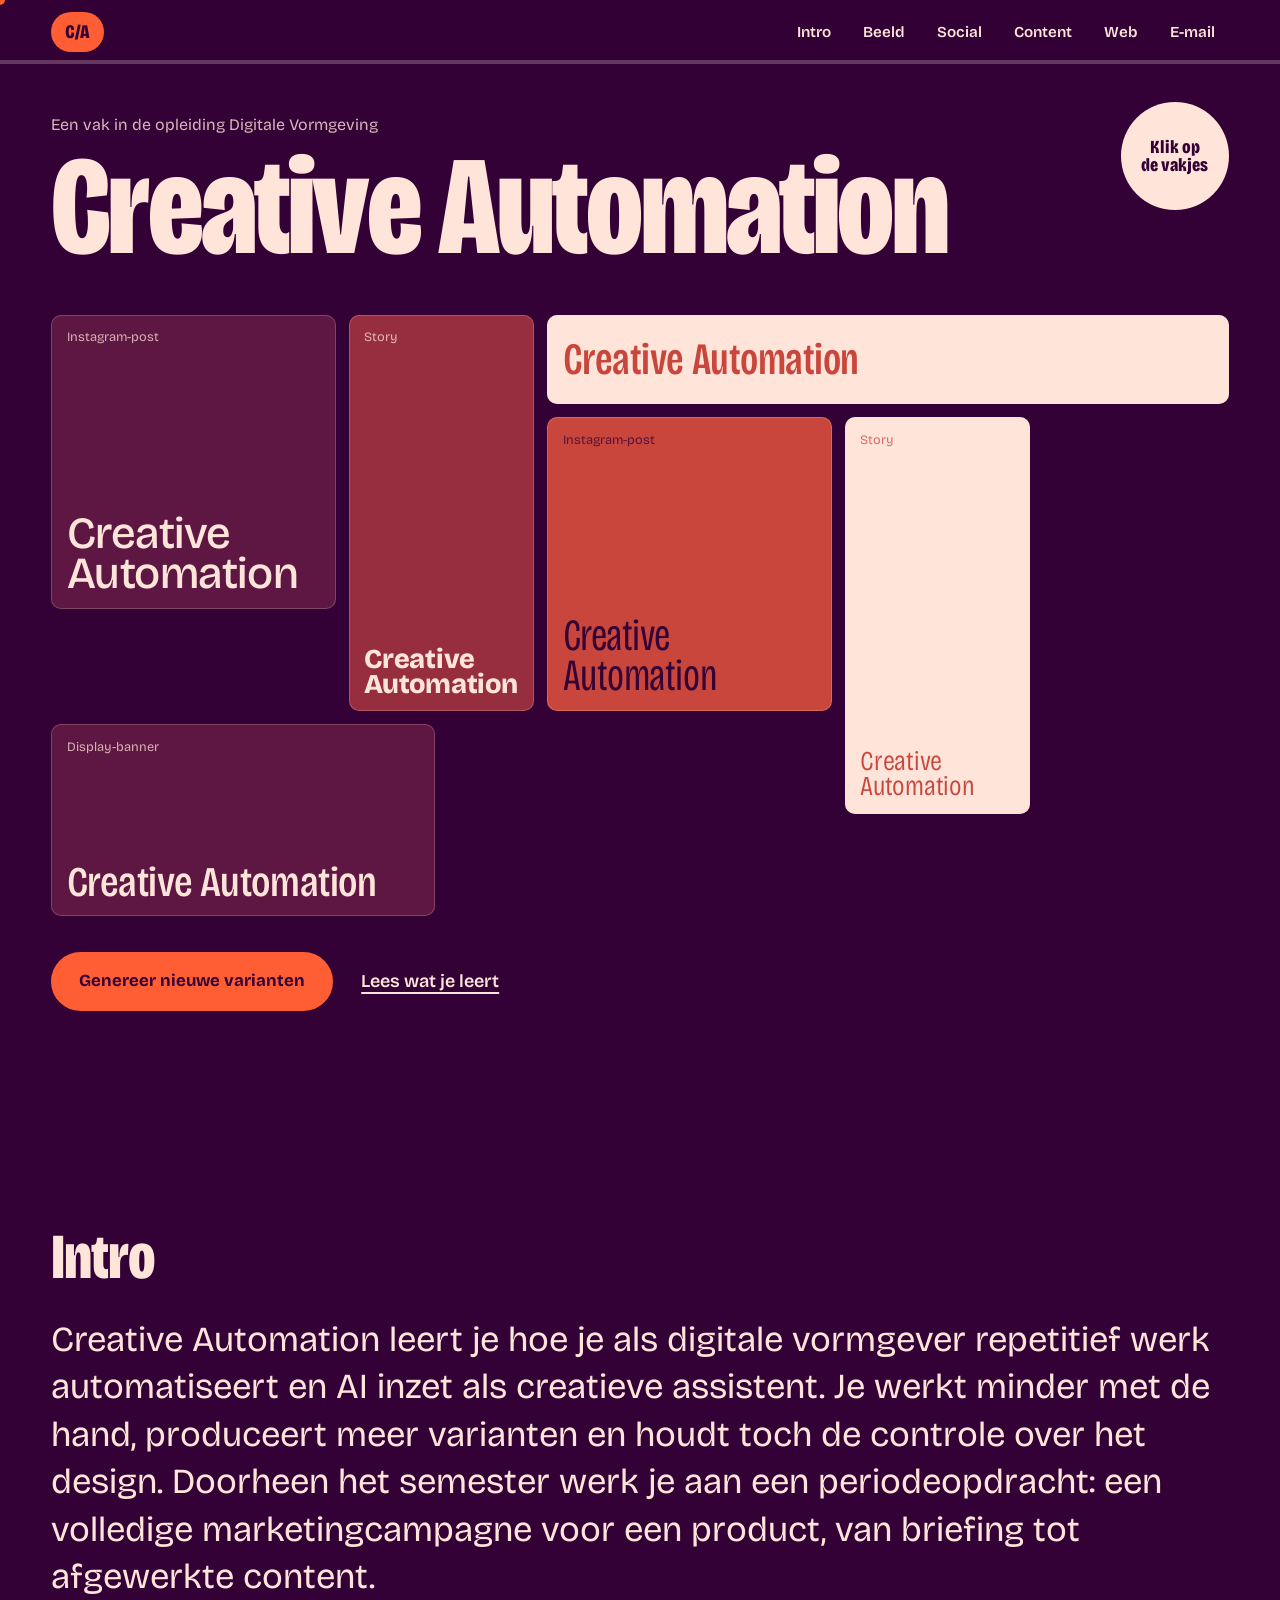
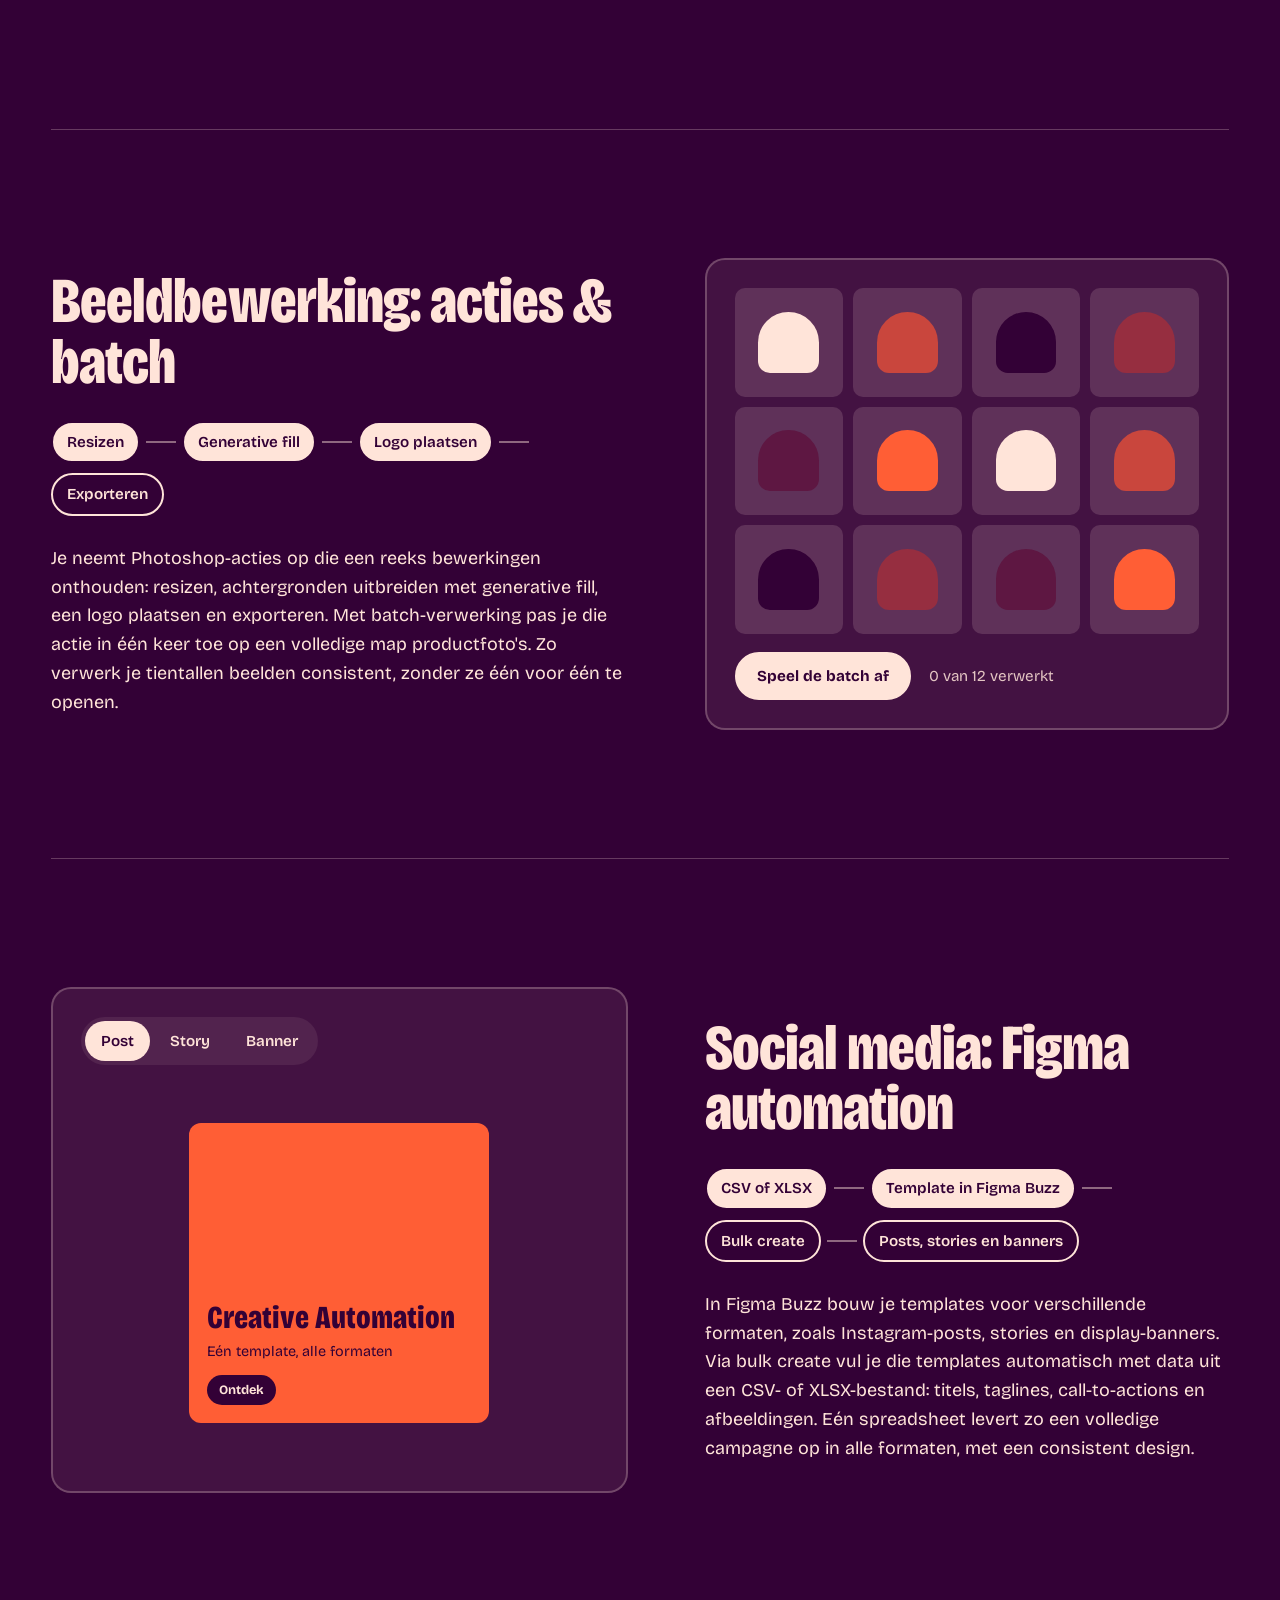
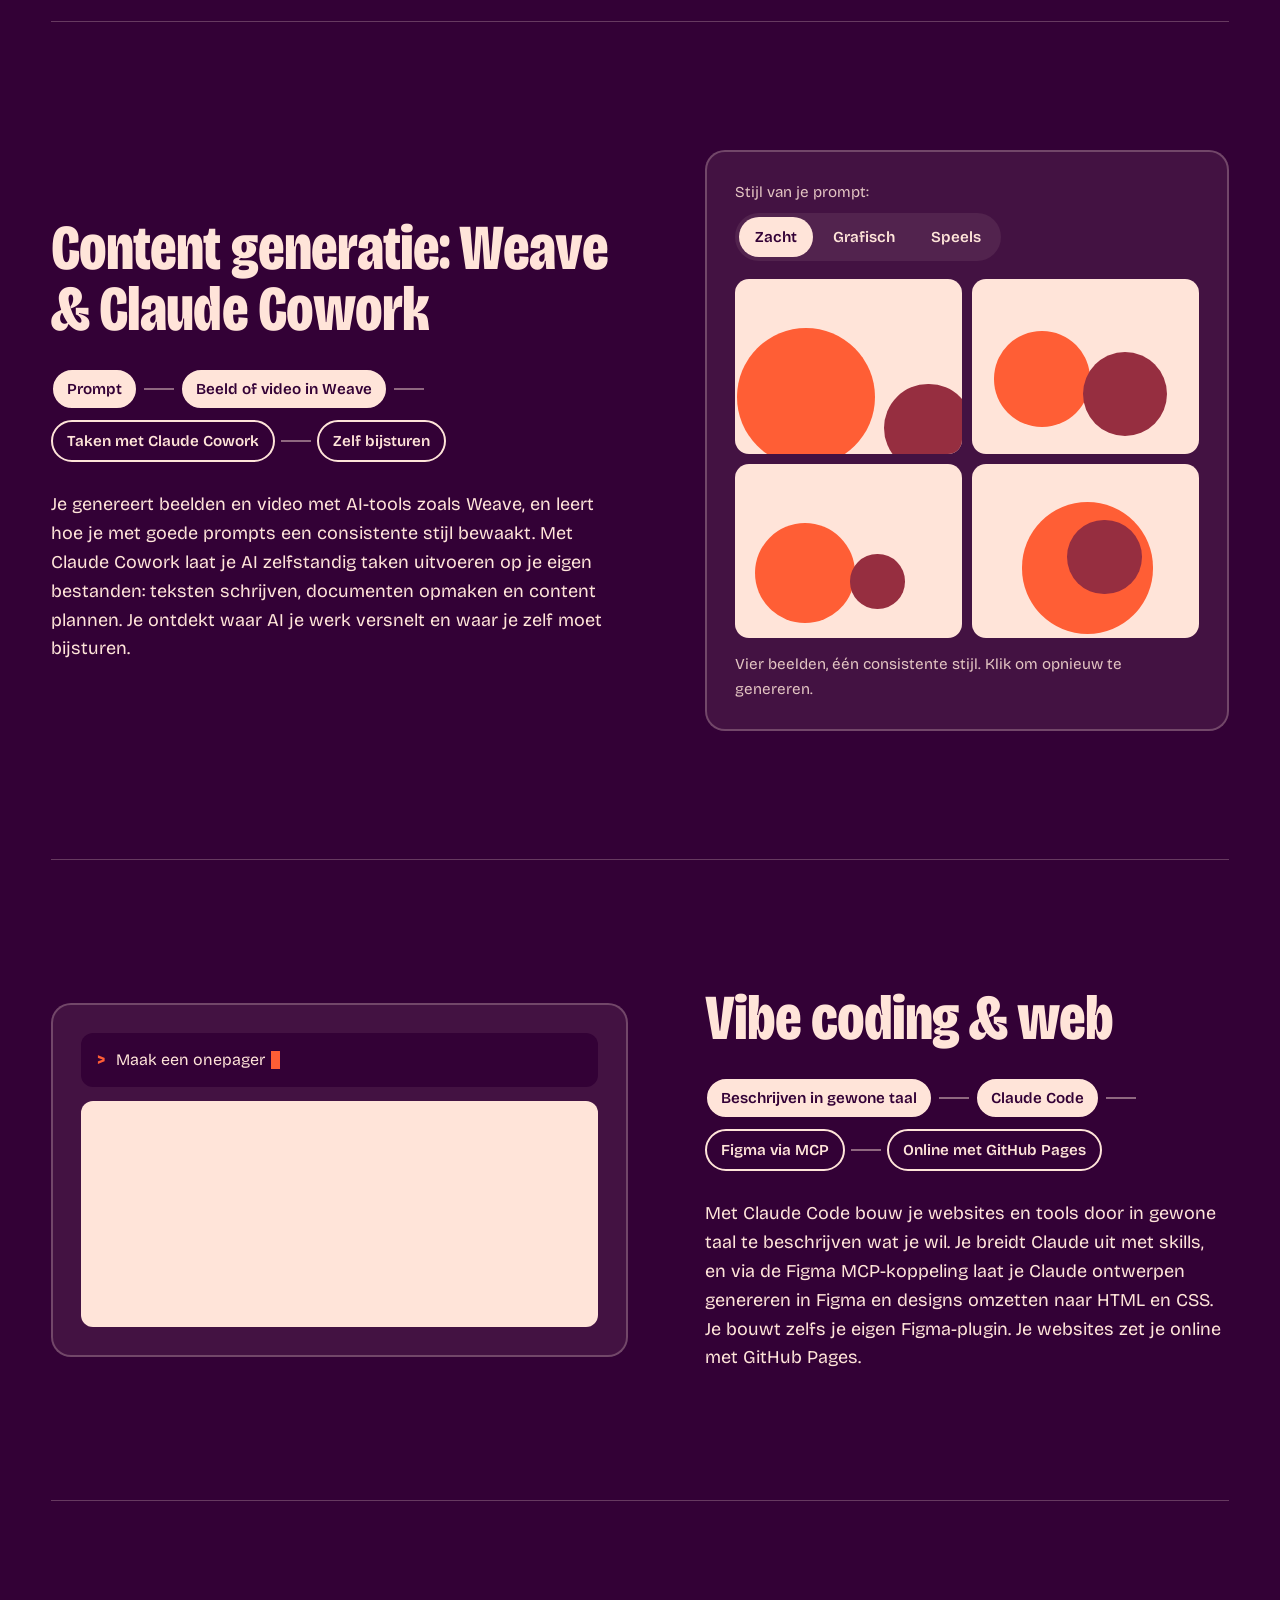
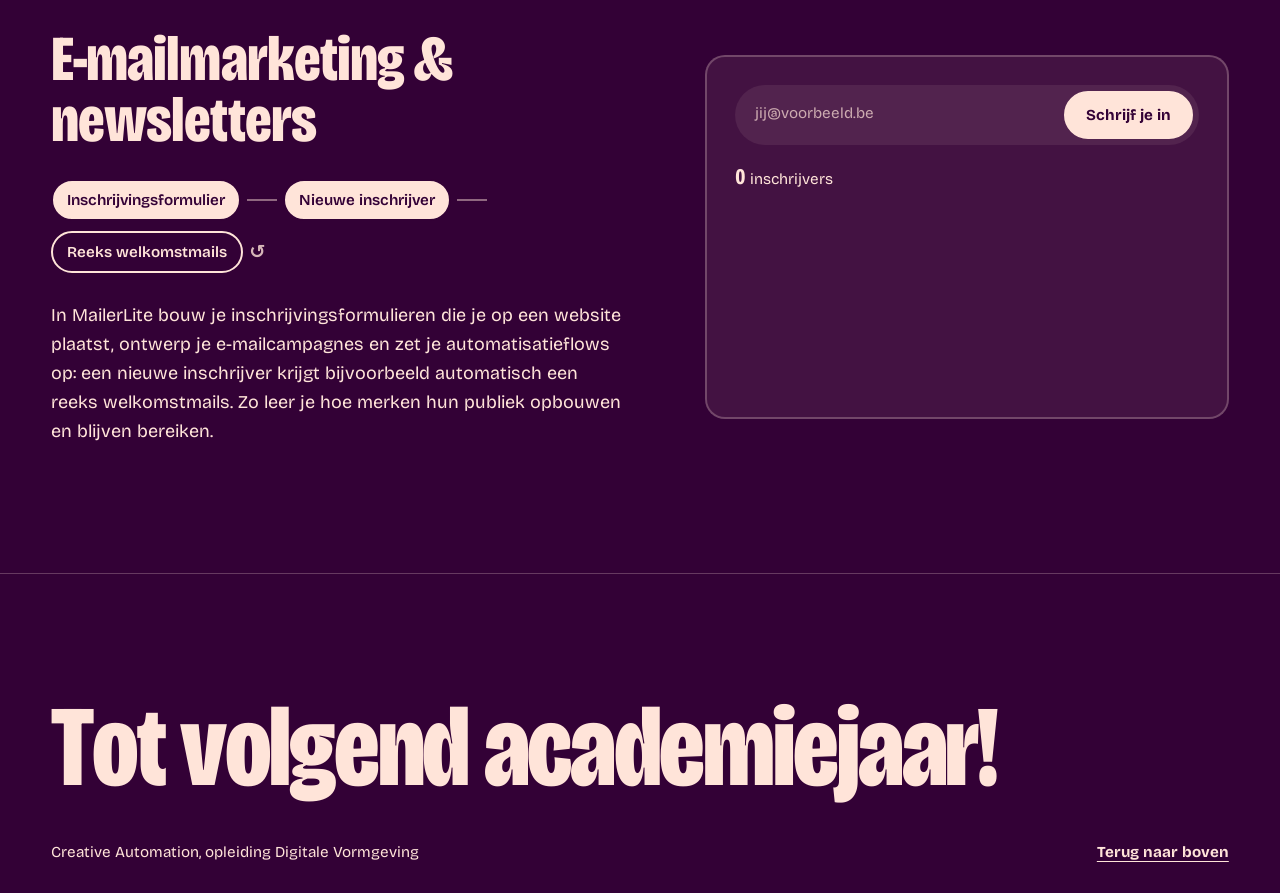
<file: index.html>
<!DOCTYPE html>
<html lang="nl">
<head>
  <meta charset="UTF-8">
  <meta name="viewport" content="width=device-width, initial-scale=1.0">
  <title>Creative Automation</title>
  <meta name="description" content="Wat je leert in het vak Creative Automation, opleiding Digitale Vormgeving.">
  <link rel="preconnect" href="https://fonts.googleapis.com">
  <link rel="preconnect" href="https://fonts.gstatic.com" crossorigin>
  <link href="https://fonts.googleapis.com/css2?family=Bricolage+Grotesque:opsz,wdth,wght@12..96,75..100,200..800&display=swap" rel="stylesheet">
  <link rel="stylesheet" href="css/style.css">
  <script>document.documentElement.classList.add("js");</script>
</head>
<body data-tone="plum">

  <a class="skip" href="#intro">Ga naar de inhoud</a>

  <!-- Eigen cursor (enkel met muis) -->
  <div class="cursor" aria-hidden="true"></div>
  <div class="cursor-ring" aria-hidden="true"><span class="cursor-label"></span></div>

  <!-- Sticky navigatie bovenaan -->
  <header class="topbar">
    <a href="#top" class="logo" data-cursor="Naar boven">C/A</a>
    <nav class="nav" aria-label="Hoofdstukken">
      <a href="#intro">Intro</a>
      <a href="#beeldbewerking">Beeld</a>
      <a href="#social">Social</a>
      <a href="#content">Content</a>
      <a href="#vibe-coding">Web</a>
      <a href="#email">E-mail</a>
    </nav>
    <div class="progress" aria-hidden="true"><span></span></div>
  </header>

  <!-- Hero: één template, veel varianten -->
  <section class="hero" id="top">
    <div class="hero-head">
      <p class="hero-course">Een vak in de opleiding Digitale Vormgeving</p>
      <h1 class="hero-title wobble">Creative Automation</h1>
    </div>

    <div class="batch" aria-label="Varianten van één template in verschillende formaten">
      <div class="tile t-post"   data-format="Instagram-post" data-cursor="Variant!"><span>Creative Automation</span></div>
      <div class="tile t-story"  data-format="Story" data-cursor="Variant!"><span>Creative Automation</span></div>
      <div class="tile t-banner" data-format="Display-banner" data-cursor="Variant!"><span>Creative Automation</span></div>
      <div class="tile t-post2"  data-format="Instagram-post" data-cursor="Variant!"><span>Creative Automation</span></div>
      <div class="tile t-story2" data-format="Story" data-cursor="Variant!"><span>Creative Automation</span></div>
      <div class="tile t-wide"   data-format="Display-banner" data-cursor="Variant!"><span>Creative Automation</span></div>
    </div>

    <div class="hero-actions">
      <button class="btn regen magnetic" type="button" data-cursor="Batch!">Genereer nieuwe varianten</button>
      <a class="scroll-cue" href="#intro">Lees wat je leert</a>
    </div>

    <p class="sticker sticker-hero" aria-hidden="true">Klik op<br>de vakjes</p>
  </section>

  <main>

    <section id="intro" class="chapter chapter-intro" data-tone="plum">
      <h2 class="wobble">Intro</h2>
      <p class="lead">Creative Automation leert je hoe je als digitale vormgever repetitief werk automatiseert en AI inzet als creatieve assistent. Je werkt minder met de hand, produceert meer varianten en houdt toch de controle over het design. Doorheen het semester werk je aan een periodeopdracht: een volledige marketingcampagne voor een product, van briefing tot afgewerkte content.</p>
    </section>

    <!-- Beeldbewerking -->
    <section id="beeldbewerking" class="chapter" data-tone="berry">
      <div class="chapter-text">
        <h2 class="wobble">Beeldbewerking: acties &amp; batch</h2>
        <ol class="flow" aria-label="Een Photoshop-actie in stappen">
          <li><span class="flow-step">Resizen</span></li>
          <li><span class="flow-step">Generative fill</span></li>
          <li><span class="flow-step">Logo plaatsen</span></li>
          <li><span class="flow-step">Exporteren</span></li>
        </ol>
        <p>Je neemt Photoshop-acties op die een reeks bewerkingen onthouden: resizen, achtergronden uitbreiden met generative fill, een logo plaatsen en exporteren. Met batch-verwerking pas je die actie in één keer toe op een volledige map productfoto's. Zo verwerk je tientallen beelden consistent, zonder ze één voor één te openen.</p>
      </div>
      <div class="demo demo-batch">
        <div class="photos"></div>
        <div class="demo-bar">
          <button class="btn btn-small magnetic play-batch" type="button" data-cursor="Play">Speel de batch af</button>
          <span class="batch-count" aria-live="polite">0 van 12 verwerkt</span>
        </div>
      </div>
    </section>

    <!-- Social -->
    <section id="social" class="chapter reverse" data-tone="wine">
      <div class="chapter-text">
        <h2 class="wobble">Social media: Figma automation</h2>
        <ol class="flow" aria-label="Van spreadsheet naar campagne">
          <li><span class="flow-step">CSV of XLSX</span></li>
          <li><span class="flow-step">Template in Figma Buzz</span></li>
          <li><span class="flow-step">Bulk create</span></li>
          <li><span class="flow-step">Posts, stories en banners</span></li>
        </ol>
        <p>In Figma Buzz bouw je templates voor verschillende formaten, zoals Instagram-posts, stories en display-banners. Via bulk create vul je die templates automatisch met data uit een CSV- of XLSX-bestand: titels, taglines, call-to-actions en afbeeldingen. Eén spreadsheet levert zo een volledige campagne op in alle formaten, met een consistent design.</p>
      </div>
      <div class="demo demo-formats">
        <div class="format-switch" role="group" aria-label="Kies een formaat">
          <button type="button" class="active" data-format="post">Post</button>
          <button type="button" data-format="story">Story</button>
          <button type="button" data-format="banner">Banner</button>
        </div>
        <div class="format-stage">
          <div class="format-frame" data-format="post" data-cursor="Wissel">
            <span class="ff-title">Creative Automation</span>
            <span class="ff-tag">Eén template, alle formaten</span>
            <span class="ff-cta">Ontdek</span>
          </div>
        </div>
      </div>
    </section>

    <!-- Content generatie -->
    <section id="content" class="chapter" data-tone="red">
      <div class="chapter-text">
        <h2 class="wobble">Content generatie: Weave &amp; Claude Cowork</h2>
        <ol class="flow" aria-label="Werken met AI">
          <li><span class="flow-step">Prompt</span></li>
          <li><span class="flow-step">Beeld of video in Weave</span></li>
          <li><span class="flow-step">Taken met Claude Cowork</span></li>
          <li><span class="flow-step">Zelf bijsturen</span></li>
        </ol>
        <p>Je genereert beelden en video met AI-tools zoals Weave, en leert hoe je met goede prompts een consistente stijl bewaakt. Met Claude Cowork laat je AI zelfstandig taken uitvoeren op je eigen bestanden: teksten schrijven, documenten opmaken en content plannen. Je ontdekt waar AI je werk versnelt en waar je zelf moet bijsturen.</p>
      </div>
      <div class="demo demo-prompt">
        <p class="prompt-line">Stijl van je prompt:</p>
        <div class="style-chips" role="group" aria-label="Kies een stijl">
          <button type="button" class="active" data-style="zacht">Zacht</button>
          <button type="button" data-style="grafisch">Grafisch</button>
          <button type="button" data-style="speels">Speels</button>
        </div>
        <div class="gen-grid" data-style="zacht" data-cursor="Genereer">
          <span></span><span></span><span></span><span></span>
        </div>
        <p class="demo-note">Vier beelden, één consistente stijl. Klik om opnieuw te genereren.</p>
      </div>
    </section>

    <!-- Vibe coding -->
    <section id="vibe-coding" class="chapter reverse" data-tone="orange">
      <div class="chapter-text">
        <h2 class="wobble">Vibe coding &amp; web</h2>
        <ol class="flow" aria-label="Van idee naar website">
          <li><span class="flow-step">Beschrijven in gewone taal</span></li>
          <li><span class="flow-step">Claude Code</span></li>
          <li><span class="flow-step">Figma via MCP</span></li>
          <li><span class="flow-step">Online met GitHub Pages</span></li>
        </ol>
        <p>Met Claude Code bouw je websites en tools door in gewone taal te beschrijven wat je wil. Je breidt Claude uit met skills, en via de Figma MCP-koppeling laat je Claude ontwerpen genereren in Figma en designs omzetten naar HTML en CSS. Je bouwt zelfs je eigen Figma-plugin. Je websites zet je online met GitHub Pages.</p>
      </div>
      <div class="demo demo-code" data-cursor="Opnieuw">
        <div class="term">
          <span class="term-prompt">&gt;</span>
          <span class="term-text" data-text="Maak een onepager over Creative Automation"></span><span class="caret"></span>
        </div>
        <div class="mini-site">
          <div class="ms-bar"></div>
          <div class="ms-hero"></div>
          <div class="ms-row"><span></span><span></span><span></span></div>
          <div class="ms-line"></div>
          <div class="ms-line short"></div>
        </div>
      </div>
    </section>

    <!-- E-mail -->
    <section id="email" class="chapter" data-tone="plum">
      <div class="chapter-text">
        <h2 class="wobble">E-mailmarketing &amp; newsletters</h2>
        <ol class="flow loop" aria-label="Een automatisatieflow">
          <li><span class="flow-step">Inschrijvingsformulier</span></li>
          <li><span class="flow-step">Nieuwe inschrijver</span></li>
          <li><span class="flow-step">Reeks welkomstmails</span></li>
        </ol>
        <p>In MailerLite bouw je inschrijvingsformulieren die je op een website plaatst, ontwerp je e-mailcampagnes en zet je automatisatieflows op: een nieuwe inschrijver krijgt bijvoorbeeld automatisch een reeks welkomstmails. Zo leer je hoe merken hun publiek opbouwen en blijven bereiken.</p>
      </div>
      <div class="demo demo-mail">
        <div class="subscribe">
          <span class="fake-input">jij@voorbeeld.be</span>
          <button class="btn btn-small magnetic subscribe-btn" type="button" data-cursor="Inschrijven">Schrijf je in</button>
        </div>
        <p class="subs"><strong class="subs-count">0</strong> inschrijvers</p>
        <ul class="inbox" aria-live="polite"></ul>
      </div>
    </section>

  </main>

  <footer class="footer">
    <p class="footer-big wobble">Tot volgend academiejaar!</p>
    <div class="footer-row">
      <span>Creative Automation, opleiding Digitale Vormgeving</span>
      <a href="#top" class="to-top" data-cursor="Omhoog">Terug naar boven</a>
    </div>
  </footer>

  <script src="js/script.js"></script>
</body>
</html>
</file>
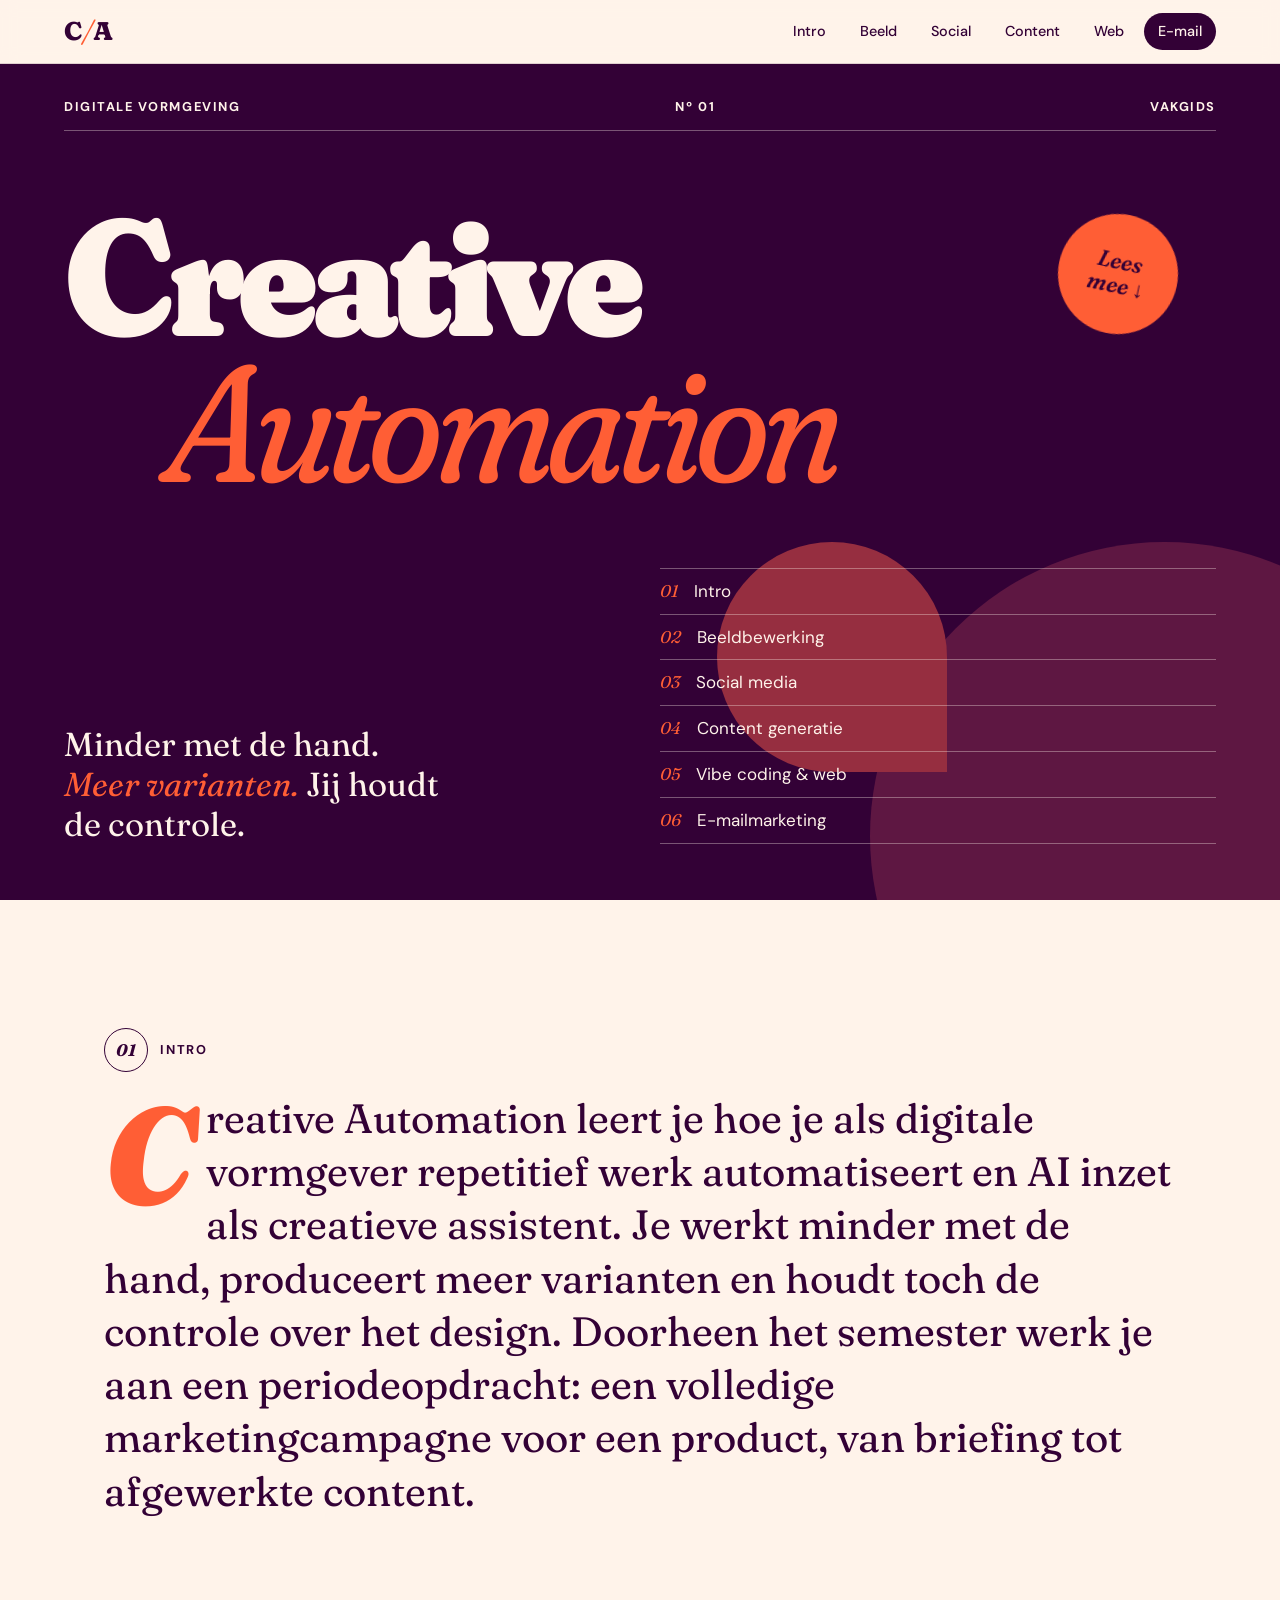
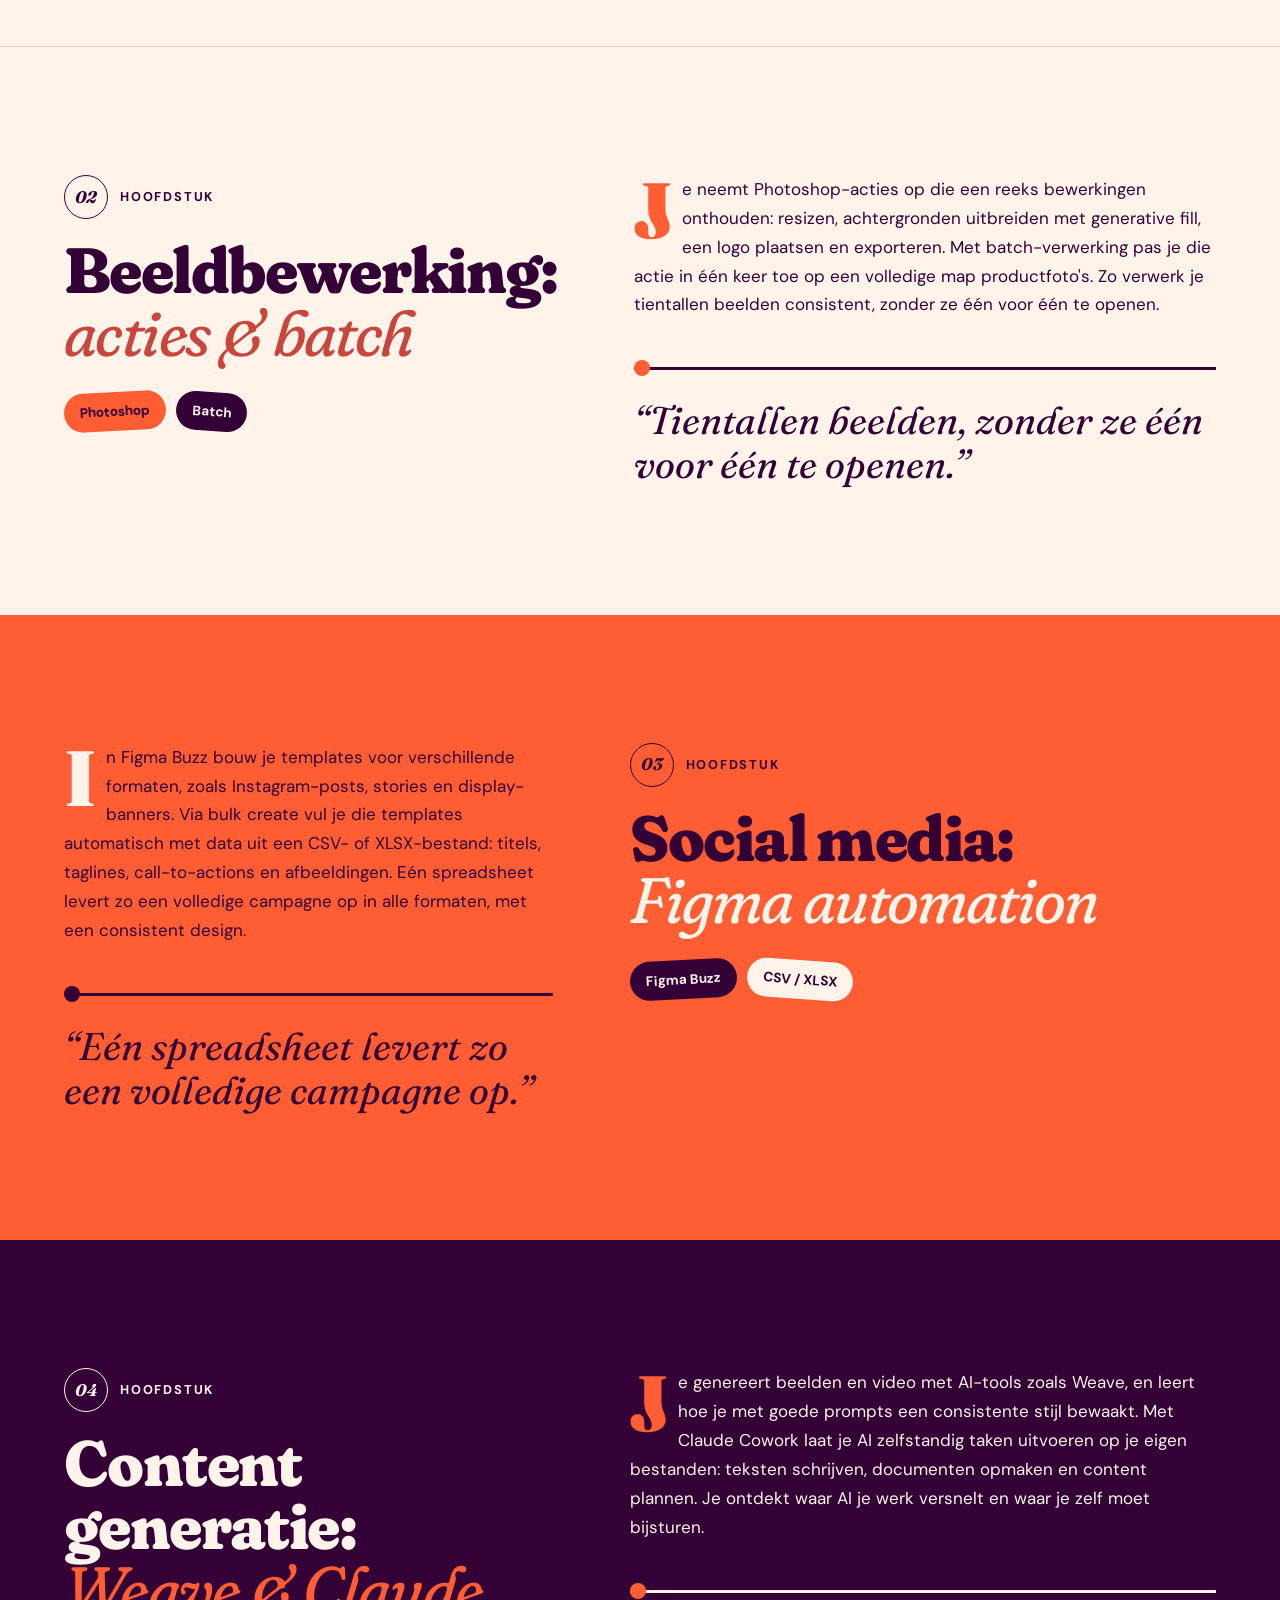
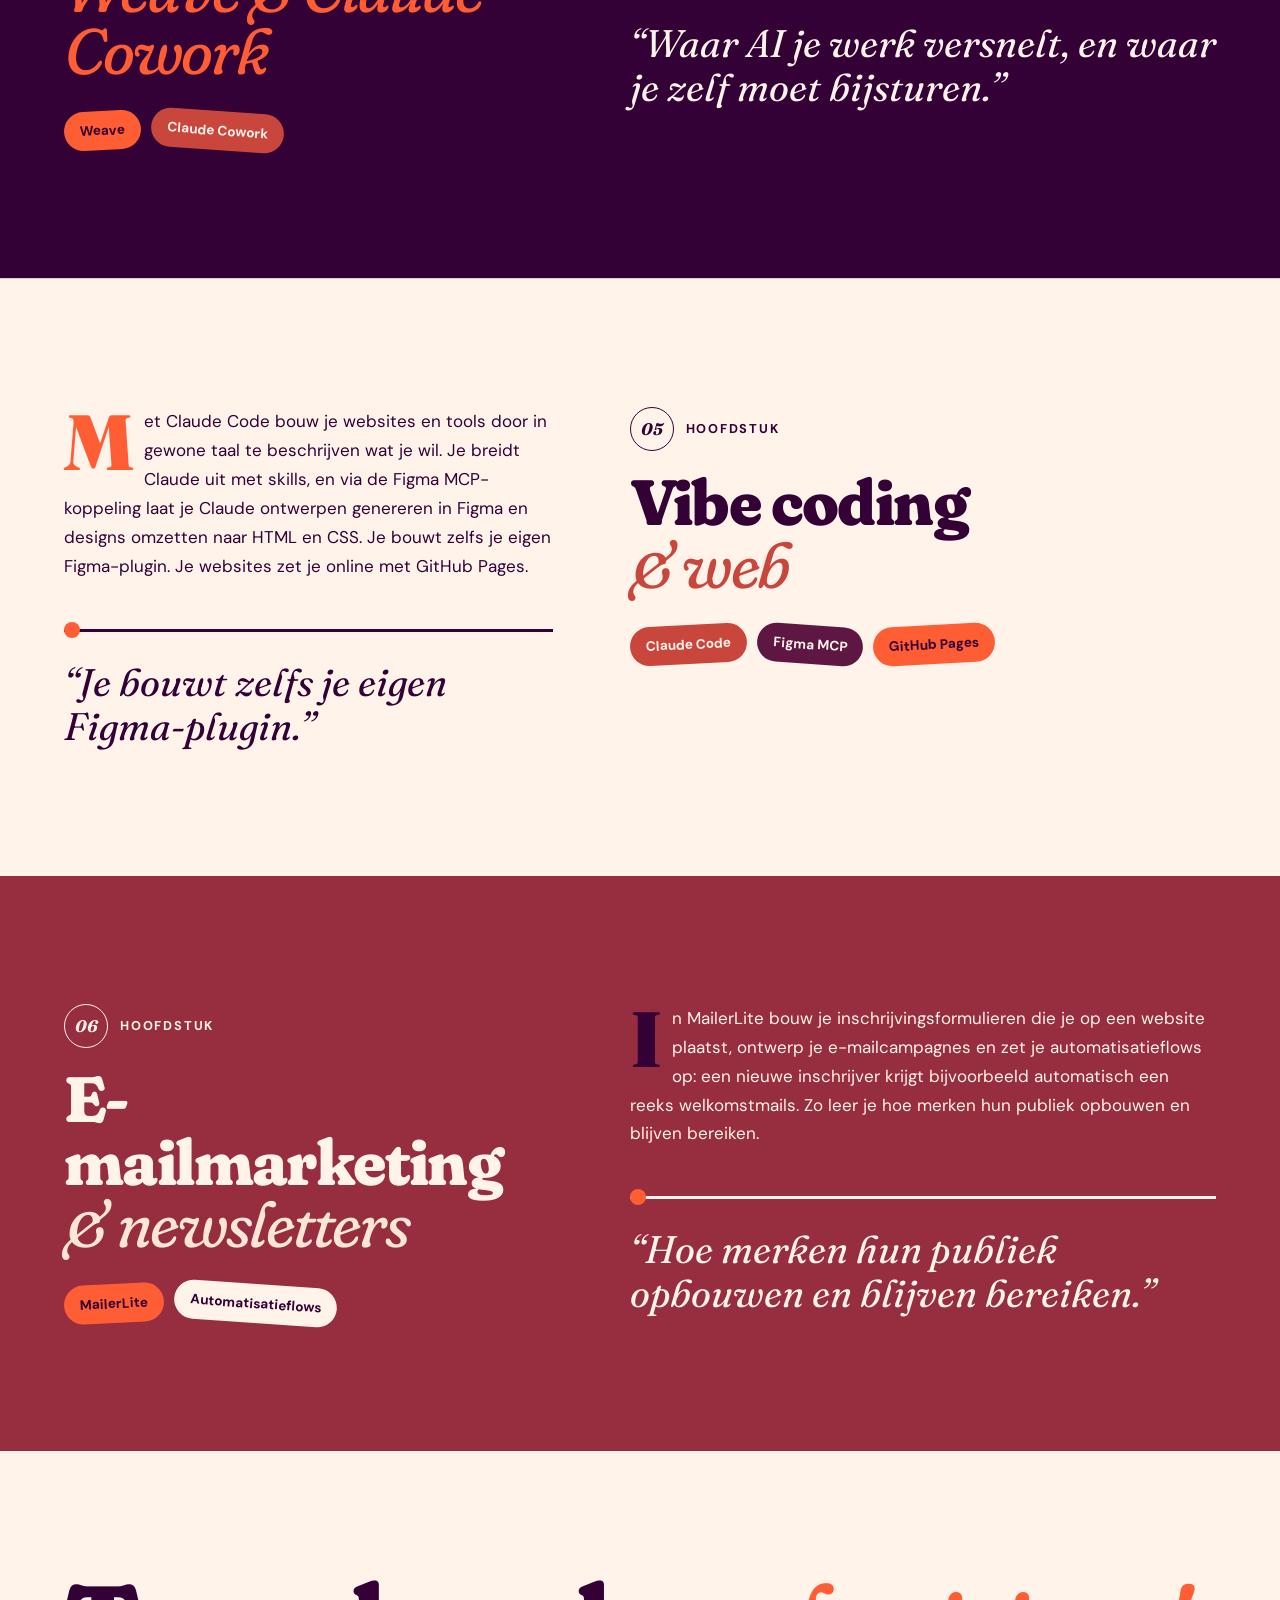
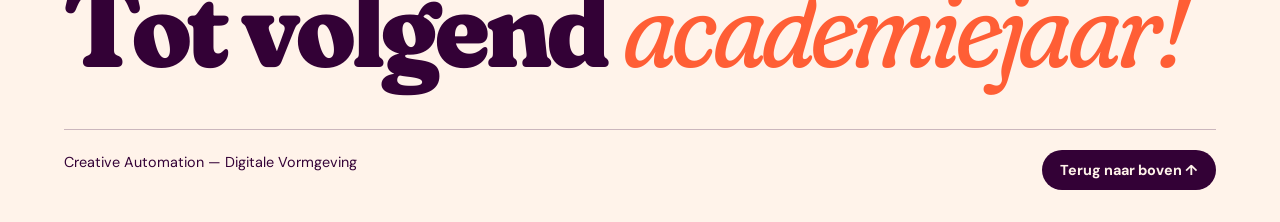
<file: v1/index.html>
<!DOCTYPE html>
<html lang="nl">
<head>
  <meta charset="UTF-8">
  <meta name="viewport" content="width=device-width, initial-scale=1.0">
  <title>Creative Automation</title>
  <meta name="description" content="Wat je leert in het vak Creative Automation, opleiding Digitale Vormgeving.">
  <link rel="preconnect" href="https://fonts.googleapis.com">
  <link rel="preconnect" href="https://fonts.gstatic.com" crossorigin>
  <link href="https://fonts.googleapis.com/css2?family=Fraunces:ital,opsz,wght,SOFT,WONK@0,9..144,300..900,0..100,0..1;1,9..144,300..900,0..100,0..1&family=DM+Sans:ital,opsz,wght@0,9..40,400..700;1,9..40,400..700&display=swap" rel="stylesheet">
  <link rel="stylesheet" href="css/style.css">
</head>
<body>

  <header class="topbar">
    <a href="#top" class="logo">C<em>/</em>A</a>
    <button class="menu-btn" aria-expanded="false" aria-controls="nav">Inhoud</button>
    <nav id="nav" class="nav">
      <a href="#intro">Intro</a>
      <a href="#beeldbewerking">Beeld</a>
      <a href="#social">Social</a>
      <a href="#content">Content</a>
      <a href="#vibe-coding">Web</a>
      <a href="#email">E-mail</a>
    </nav>
  </header>

  <main id="top">

    <!-- Cover -->
    <section class="cover">
      <div class="cover-meta">
        <span>Digitale Vormgeving</span>
        <span>Nº 01</span>
        <span>Vakgids</span>
      </div>

      <h1 class="cover-title">
        <span class="line">Creative</span>
        <span class="line italic">Automation</span>
      </h1>

      <div class="cover-bottom">
        <p class="cover-sub">Minder met de hand. <em>Meer varianten.</em> Jij houdt de controle.</p>
        <ul class="toc">
          <li><a href="#intro"><span>01</span> Intro</a></li>
          <li><a href="#beeldbewerking"><span>02</span> Beeldbewerking</a></li>
          <li><a href="#social"><span>03</span> Social media</a></li>
          <li><a href="#content"><span>04</span> Content generatie</a></li>
          <li><a href="#vibe-coding"><span>05</span> Vibe coding &amp; web</a></li>
          <li><a href="#email"><span>06</span> E-mailmarketing</a></li>
        </ul>
      </div>

      <span class="sticker sticker-cover">Lees<br>mee ↓</span>
      <span class="blob blob-1" aria-hidden="true"></span>
      <span class="blob blob-2" aria-hidden="true"></span>
    </section>

    <!-- 01 Intro -->
    <section id="intro" class="chapter chapter-intro">
      <p class="kicker"><span>01</span> Intro</p>
      <h2 class="visually-hidden">Intro</h2>
      <p class="standfirst">Creative Automation leert je hoe je als digitale vormgever repetitief werk automatiseert en AI inzet als creatieve assistent. Je werkt minder met de hand, produceert meer varianten en houdt toch de controle over het design. Doorheen het semester werk je aan een periodeopdracht: een volledige marketingcampagne voor een product, van briefing tot afgewerkte content.</p>
    </section>

    <!-- 02 Beeldbewerking -->
    <section id="beeldbewerking" class="chapter chapter-split">
      <div class="chapter-head">
        <p class="kicker"><span>02</span> Hoofdstuk</p>
        <h2>Beeldbewerking: <em>acties &amp; batch</em></h2>
        <ul class="stickers">
          <li class="s-orange">Photoshop</li>
          <li class="s-plum">Batch</li>
        </ul>
      </div>
      <div class="chapter-text">
        <p class="dropcap">Je neemt Photoshop-acties op die een reeks bewerkingen onthouden: resizen, achtergronden uitbreiden met generative fill, een logo plaatsen en exporteren. Met batch-verwerking pas je die actie in één keer toe op een volledige map productfoto's. Zo verwerk je tientallen beelden consistent, zonder ze één voor één te openen.</p>
        <blockquote class="pull">“Tientallen beelden, zonder ze één voor één te openen.”</blockquote>
      </div>
    </section>

    <!-- 03 Social -->
    <section id="social" class="chapter chapter-split reverse tint-orange">
      <div class="chapter-head">
        <p class="kicker"><span>03</span> Hoofdstuk</p>
        <h2>Social media: <em>Figma automation</em></h2>
        <ul class="stickers">
          <li class="s-plum">Figma Buzz</li>
          <li class="s-cream">CSV / XLSX</li>
        </ul>
      </div>
      <div class="chapter-text">
        <p class="dropcap">In Figma Buzz bouw je templates voor verschillende formaten, zoals Instagram-posts, stories en display-banners. Via bulk create vul je die templates automatisch met data uit een CSV- of XLSX-bestand: titels, taglines, call-to-actions en afbeeldingen. Eén spreadsheet levert zo een volledige campagne op in alle formaten, met een consistent design.</p>
        <blockquote class="pull">“Eén spreadsheet levert zo een volledige campagne op.”</blockquote>
      </div>
    </section>

    <!-- 04 Content -->
    <section id="content" class="chapter chapter-split tint-plum">
      <div class="chapter-head">
        <p class="kicker"><span>04</span> Hoofdstuk</p>
        <h2>Content generatie: <em>Weave &amp; Claude Cowork</em></h2>
        <ul class="stickers">
          <li class="s-orange">Weave</li>
          <li class="s-red">Claude Cowork</li>
        </ul>
      </div>
      <div class="chapter-text">
        <p class="dropcap">Je genereert beelden en video met AI-tools zoals Weave, en leert hoe je met goede prompts een consistente stijl bewaakt. Met Claude Cowork laat je AI zelfstandig taken uitvoeren op je eigen bestanden: teksten schrijven, documenten opmaken en content plannen. Je ontdekt waar AI je werk versnelt en waar je zelf moet bijsturen.</p>
        <blockquote class="pull">“Waar AI je werk versnelt, en waar je zelf moet bijsturen.”</blockquote>
      </div>
    </section>

    <!-- 05 Vibe coding -->
    <section id="vibe-coding" class="chapter chapter-split reverse">
      <div class="chapter-head">
        <p class="kicker"><span>05</span> Hoofdstuk</p>
        <h2>Vibe coding <em>&amp; web</em></h2>
        <ul class="stickers">
          <li class="s-red">Claude Code</li>
          <li class="s-berry">Figma MCP</li>
          <li class="s-orange">GitHub Pages</li>
        </ul>
      </div>
      <div class="chapter-text">
        <p class="dropcap">Met Claude Code bouw je websites en tools door in gewone taal te beschrijven wat je wil. Je breidt Claude uit met skills, en via de Figma MCP-koppeling laat je Claude ontwerpen genereren in Figma en designs omzetten naar HTML en CSS. Je bouwt zelfs je eigen Figma-plugin. Je websites zet je online met GitHub Pages.</p>
        <blockquote class="pull">“Je bouwt zelfs je eigen Figma-plugin.”</blockquote>
      </div>
    </section>

    <!-- 06 E-mail -->
    <section id="email" class="chapter chapter-split tint-wine">
      <div class="chapter-head">
        <p class="kicker"><span>06</span> Hoofdstuk</p>
        <h2>E-mailmarketing <em>&amp; newsletters</em></h2>
        <ul class="stickers">
          <li class="s-orange">MailerLite</li>
          <li class="s-cream">Automatisatieflows</li>
        </ul>
      </div>
      <div class="chapter-text">
        <p class="dropcap">In MailerLite bouw je inschrijvingsformulieren die je op een website plaatst, ontwerp je e-mailcampagnes en zet je automatisatieflows op: een nieuwe inschrijver krijgt bijvoorbeeld automatisch een reeks welkomstmails. Zo leer je hoe merken hun publiek opbouwen en blijven bereiken.</p>
        <blockquote class="pull">“Hoe merken hun publiek opbouwen en blijven bereiken.”</blockquote>
      </div>
    </section>

  </main>

  <footer class="footer">
    <p class="footer-big">Tot volgend <em>academiejaar!</em></p>
    <div class="footer-row">
      <span>Creative Automation — Digitale Vormgeving</span>
      <a href="#top" class="back">Terug naar boven ↑</a>
    </div>
  </footer>

  <script src="js/script.js"></script>
</body>
</html>
</file>
<file: css/style.css>
/* Palet: een verloop van paars naar oranje */
:root {
  --plum: #330136;
  --berry: #5E1742;
  --wine: #962E40;
  --red: #C9463D;
  --orange: #FF5E35;
  --blush: #FFE4D9;

  /* Toon van de pagina, wisselt per hoofdstuk */
  --bg: var(--plum);
  --fg: var(--blush);
  --hot: var(--orange);
  --line: rgba(255, 228, 217, 0.25);
  --panel: rgba(255, 228, 217, 0.08);

  --font: "Bricolage Grotesque", system-ui, sans-serif;
  --gutter: clamp(16px, 4vw, 56px);
  --ease: cubic-bezier(0.2, 0.8, 0.2, 1);
  --bounce: cubic-bezier(0.34, 1.56, 0.64, 1);
}

body[data-tone="plum"]   { --bg: var(--plum);   --fg: var(--blush); --hot: var(--orange); }
body[data-tone="berry"]  { --bg: var(--berry);  --fg: var(--blush); --hot: var(--orange); }
body[data-tone="wine"]   { --bg: var(--wine);   --fg: var(--blush); --hot: #FFB59E; }
body[data-tone="red"]    { --bg: var(--red);    --fg: #FFFFFF;      --hot: var(--plum); --line: rgba(255, 255, 255, 0.35); --panel: rgba(51, 1, 54, 0.12); }
body[data-tone="orange"] { --bg: var(--orange); --fg: var(--plum);  --hot: var(--plum); --line: rgba(51, 1, 54, 0.25); --panel: rgba(51, 1, 54, 0.1); }

*,
*::before,
*::after {
  box-sizing: border-box;
  margin: 0;
  padding: 0;
}

html {
  scroll-behavior: smooth;
  scroll-padding-top: 72px;
}

body {
  font-family: var(--font);
  font-optical-sizing: auto;
  font-size: 1.125rem;
  line-height: 1.6;
  background: var(--bg);
  color: var(--fg);
  overflow-x: hidden;
  transition: background-color 0.7s var(--ease), color 0.7s var(--ease);
}

a {
  color: inherit;
}

button {
  font: inherit;
  color: inherit;
}

:focus-visible {
  outline: 3px solid var(--hot);
  outline-offset: 3px;
}

.skip {
  position: absolute;
  left: 16px;
  top: -60px;
  z-index: 100;
  padding: 10px 16px;
  background: var(--orange);
  color: var(--plum);
  font-weight: 700;
}

.skip:focus {
  top: 16px;
}

/* ---------- Eigen cursor ---------- */
.cursor,
.cursor-ring {
  display: none;
}

@media (hover: hover) and (pointer: fine) {
  .has-cursor,
  .has-cursor a,
  .has-cursor button,
  .has-cursor [data-cursor] {
    cursor: none;
  }

  .cursor,
  .cursor-ring {
    display: block;
    position: fixed;
    top: 0;
    left: 0;
    z-index: 200;
    pointer-events: none;
    border-radius: 50%;
    opacity: 0;
    transition: opacity 0.3s;
  }

  .has-cursor .cursor,
  .has-cursor .cursor-ring {
    opacity: 1;
  }

  .cursor {
    width: 10px;
    height: 10px;
    margin: -5px 0 0 -5px;
    background: var(--orange);
  }

  .cursor-ring {
    width: 40px;
    height: 40px;
    margin: -20px 0 0 -20px;
    border: 2px solid var(--orange);
    display: grid;
    place-items: center;
    transition: width 0.3s var(--bounce), height 0.3s var(--bounce), margin 0.3s var(--bounce),
      background-color 0.3s, border-color 0.3s, opacity 0.3s;
  }

  .cursor-label {
    font-size: 0.8rem;
    font-weight: 700;
    color: var(--plum);
    opacity: 0;
    transform: scale(0.6);
    transition: opacity 0.2s, transform 0.3s var(--bounce);
    white-space: nowrap;
  }

  .cursor-ring.hover {
    width: 76px;
    height: 76px;
    margin: -38px 0 0 -38px;
    background: var(--orange);
  }

  .cursor-ring.hover .cursor-label {
    opacity: 1;
    transform: none;
  }

  .cursor-ring.link {
    width: 56px;
    height: 56px;
    margin: -28px 0 0 -28px;
    background: rgba(255, 94, 53, 0.25);
  }

  .cursor-ring.down {
    width: 28px;
    height: 28px;
    margin: -14px 0 0 -14px;
  }

  /* Op oranje achtergrond wordt de cursor paars */
  body[data-tone="orange"] .cursor { background: var(--plum); }
  body[data-tone="orange"] .cursor-ring { border-color: var(--plum); }
  body[data-tone="orange"] .cursor-ring.hover { background: var(--plum); }
  body[data-tone="orange"] .cursor-ring.hover .cursor-label { color: var(--orange); }
}

/* ---------- Sticky navigatie ---------- */
.topbar {
  position: sticky;
  top: 0;
  z-index: 50;
  display: flex;
  align-items: center;
  gap: 24px;
  height: 64px;
  padding: 0 var(--gutter);
  background: color-mix(in srgb, var(--bg) 88%, transparent);
  backdrop-filter: blur(10px);
  -webkit-backdrop-filter: blur(10px);
  transition: background-color 0.7s var(--ease);
}

.logo {
  flex-shrink: 0;
  display: grid;
  place-items: center;
  height: 40px;
  padding: 0 14px;
  border-radius: 999px;
  background: var(--hot);
  color: var(--bg);
  font-weight: 800;
  font-variation-settings: "wdth" 75;
  font-size: 1.2rem;
  text-decoration: none;
  transition: transform 0.4s var(--bounce), background-color 0.7s, color 0.7s;
}

.logo:hover {
  transform: rotate(-8deg) scale(1.08);
}

.nav {
  display: flex;
  gap: 4px;
  margin-left: auto;
  overflow-x: auto;
  scrollbar-width: none;
}

.nav::-webkit-scrollbar {
  display: none;
}

.nav a {
  position: relative;
  flex-shrink: 0;
  padding: 8px 14px;
  border-radius: 999px;
  font-size: 0.95rem;
  font-weight: 600;
  text-decoration: none;
  transition: background-color 0.25s, color 0.25s, transform 0.3s var(--bounce);
}

.nav a:hover {
  background: var(--panel);
  transform: translateY(-2px);
}

.nav a.active {
  background: var(--fg);
  color: var(--bg);
}

.progress {
  position: absolute;
  left: 0;
  right: 0;
  bottom: 0;
  height: 4px;
  background: var(--line);
}

.progress span {
  display: block;
  height: 100%;
  width: 0;
  background: var(--hot);
  border-radius: 0 4px 4px 0;
  transition: background-color 0.7s;
}

/* ---------- Wiebelende letters ---------- */
.wobble .ch {
  display: inline-block;
  transition: transform 0.35s var(--bounce), font-variation-settings 0.35s var(--bounce), color 0.3s;
}

.wobble .ch.hit {
  transform: translateY(-0.08em) rotate(-6deg);
  font-variation-settings: "wdth" 100;
  color: var(--hot);
}

/* ---------- Hero ---------- */
.hero {
  position: relative;
  padding: clamp(24px, 4vw, 48px) var(--gutter) clamp(48px, 7vw, 88px);
  background: var(--plum);
  color: var(--blush);
}

.hero-course {
  font-size: 1rem;
  opacity: 0.8;
  margin-bottom: 8px;
}

.hero-title {
  font-size: clamp(3rem, 11vw, 10rem);
  font-weight: 800;
  font-variation-settings: "wdth" 75;
  line-height: 0.86;
  letter-spacing: -0.02em;
  margin-bottom: clamp(28px, 4vw, 48px);
  max-width: calc(100% - 120px);
}

.hero-title .ch.hit {
  color: var(--orange);
}

.batch {
  display: grid;
  grid-template-columns: repeat(12, 1fr);
  grid-auto-rows: clamp(64px, 7vw, 110px);
  gap: clamp(8px, 1vw, 14px);
  perspective: 900px;
}

.tile {
  position: relative;
  display: flex;
  align-items: flex-end;
  padding: clamp(10px, 1.2vw, 18px);
  overflow: hidden;
  border-radius: 10px;
  cursor: pointer;
  background: var(--tile-bg, var(--orange));
  color: var(--tile-fg, var(--plum));
  box-shadow: inset 0 0 0 1px rgba(255, 228, 217, 0.22);
  transform: rotateX(var(--rx, 0deg)) rotateY(var(--ry, 0deg));
  transition: background-color 0.45s var(--ease), color 0.45s var(--ease), transform 0.4s var(--ease);
}

.tile::before {
  content: attr(data-format);
  position: absolute;
  top: clamp(8px, 1vw, 14px);
  left: clamp(10px, 1.2vw, 18px);
  font-size: 0.8rem;
  opacity: 0.75;
}

.tile span {
  display: block;
  font-weight: var(--tile-wght, 800);
  font-variation-settings: "wdth" var(--tile-wdth, 100);
  line-height: 0.9;
  letter-spacing: -0.01em;
  transition: font-variation-settings 0.45s var(--ease), font-weight 0.45s var(--ease);
}

.tile.pop {
  animation: pop 0.45s var(--bounce);
}

@keyframes pop {
  40% { scale: 0.92; rotate: -2deg; }
}

.t-post   { grid-column: span 3; grid-row: span 3; }
.t-story  { grid-column: span 2; grid-row: span 4; }
.t-banner { grid-column: span 7; grid-row: span 1; align-items: center; }
.t-post2  { grid-column: span 3; grid-row: span 3; }
.t-story2 { grid-column: span 2; grid-row: span 4; }
.t-wide   { grid-column: span 4; grid-row: span 2; }
.t-banner::before { display: none; }

/* Laadmoment: de tiles verschijnen één voor één, zoals een batch */
.js .tile {
  opacity: 0;
  translate: 0 18px;
  scale: 0.94;
}

.js .tile.stamped {
  opacity: 1;
  translate: 0 0;
  scale: 1;
  transition: opacity 0.4s var(--ease), translate 0.6s var(--bounce), scale 0.6s var(--bounce),
    background-color 0.45s var(--ease), color 0.45s var(--ease), transform 0.4s var(--ease);
}

.hero-actions {
  display: flex;
  flex-wrap: wrap;
  align-items: center;
  gap: 16px 28px;
  margin-top: clamp(24px, 3vw, 36px);
}

/* Stempels waar je in de hero klikt */
.stamp {
  position: absolute;
  z-index: 3;
  width: 54px;
  height: 54px;
  margin: -27px 0 0 -27px;
  border-radius: 10px;
  pointer-events: none;
  display: grid;
  place-items: center;
  font-weight: 800;
  font-size: 0.9rem;
  font-variation-settings: "wdth" 75;
  animation: stamp 1.6s var(--ease) forwards;
}

@keyframes stamp {
  0%   { transform: scale(0) rotate(-30deg); opacity: 1; }
  25%  { transform: scale(1.15) rotate(var(--rot)); }
  40%  { transform: scale(1) rotate(var(--rot)); }
  80%  { opacity: 1; }
  100% { transform: translateY(-40px) scale(0.8) rotate(var(--rot)); opacity: 0; }
}

/* Sticker */
.sticker {
  display: grid;
  place-items: center;
  text-align: center;
  border-radius: 50%;
  font-weight: 800;
  font-variation-settings: "wdth" 75;
  line-height: 1;
}

.sticker-hero {
  position: absolute;
  top: clamp(20px, 3vw, 40px);
  right: var(--gutter);
  width: 108px;
  height: 108px;
  background: var(--blush);
  color: var(--plum);
  font-size: 1.15rem;
  animation: bob 4s ease-in-out infinite;
}

@keyframes bob {
  0%, 100% { transform: rotate(10deg) translateY(0); }
  50% { transform: rotate(-6deg) translateY(-8px); }
}

/* ---------- Knoppen ---------- */
.btn {
  display: inline-block;
  font-weight: 700;
  font-size: 1.05rem;
  padding: 14px 26px;
  border: 2px solid var(--orange);
  border-radius: 999px;
  background: var(--orange);
  color: var(--plum);
  cursor: pointer;
  transition: transform 0.25s var(--bounce), background-color 0.2s, color 0.2s;
}

.btn:hover {
  background: transparent;
  color: var(--orange);
}

.btn:active {
  scale: 0.94;
}

.btn-small {
  font-size: 0.95rem;
  padding: 10px 20px;
  background: var(--fg);
  border-color: var(--fg);
  color: var(--bg);
}

.btn-small:hover {
  background: transparent;
  color: var(--fg);
}

.scroll-cue {
  font-weight: 600;
  text-decoration-thickness: 2px;
  text-underline-offset: 5px;
}

.scroll-cue:hover {
  color: var(--orange);
}

/* ---------- Hoofdstukken ---------- */
main {
  padding: 0 var(--gutter);
}

.chapter {
  display: grid;
  grid-template-columns: minmax(0, 1.1fr) minmax(0, 1fr);
  gap: clamp(32px, 6vw, 96px);
  align-items: center;
  max-width: 1280px;
  margin: 0 auto;
  padding: clamp(72px, 10vw, 140px) 0;
  border-bottom: 1px solid var(--line);
}

.chapter.reverse .demo {
  order: -1;
}

.chapter:last-child {
  border-bottom: none;
}

.chapter-intro {
  display: block;
}

.chapter h2 {
  font-size: clamp(2.2rem, 5vw, 4.4rem);
  font-weight: 800;
  font-variation-settings: "wdth" 75;
  line-height: 0.95;
  letter-spacing: -0.015em;
  margin-bottom: 28px;
}

.chapter p {
  max-width: 60ch;
}

.lead {
  font-size: clamp(1.4rem, 2.8vw, 2.2rem);
  line-height: 1.35;
  max-width: 34ch;
}

/* Processtrook */
.flow {
  list-style: none;
  display: flex;
  flex-wrap: wrap;
  align-items: center;
  gap: 10px 0;
  margin-bottom: 28px;
  cursor: pointer;
}

.flow li {
  display: flex;
  align-items: center;
  font-size: 0.95rem;
  font-weight: 600;
}

.flow li::after {
  content: "";
  width: clamp(16px, 2.5vw, 30px);
  height: 2px;
  margin: 0 6px;
  background: currentColor;
  opacity: 0.45;
}

.flow li:last-child::after {
  display: none;
}

.flow.loop li:last-child::after {
  display: block;
  content: "↺";
  width: auto;
  height: auto;
  background: none;
  font-size: 1.2rem;
  opacity: 0.8;
}

.flow-step {
  display: inline-block;
  padding: 7px 14px;
  border: 2px solid currentColor;
  border-radius: 999px;
  transition: background-color 0.3s var(--ease), color 0.3s var(--ease), transform 0.35s var(--bounce);
}

.flow li:hover .flow-step {
  transform: translateY(-3px) rotate(-2deg);
}

.flow-step.lit {
  background: var(--fg);
  color: var(--bg);
  animation: blink 0.4s var(--bounce);
}

@keyframes blink {
  50% { scale: 1.12; }
}

/* ---------- Demo-panelen ---------- */
.demo {
  position: relative;
  padding: clamp(18px, 2.5vw, 28px);
  border-radius: 20px;
  background: var(--panel);
  border: 2px solid var(--line);
}

.demo-bar {
  display: flex;
  flex-wrap: wrap;
  align-items: center;
  gap: 12px 18px;
  margin-top: 18px;
}

.batch-count,
.demo-note,
.prompt-line {
  font-size: 0.95rem;
  opacity: 0.85;
}

.prompt-line {
  margin-bottom: 8px;
}

/* Beeld: batch van productfoto's */
.photos {
  display: grid;
  grid-template-columns: repeat(4, 1fr);
  gap: 10px;
}

.photo {
  position: relative;
  aspect-ratio: 1;
  border-radius: 10px;
  overflow: hidden;
  background: rgba(255, 228, 217, 0.15);
  transition: background-color 0.4s var(--ease);
}

.photo i {
  position: absolute;
  inset: 22%;
  border-radius: 50% 50% 12px 12px;
  background: var(--prod);
  transition: inset 0.4s var(--bounce);
}

.photo b {
  position: absolute;
  right: 8%;
  bottom: 8%;
  width: 22%;
  aspect-ratio: 1;
  border-radius: 50%;
  background: var(--blush);
  transform: scale(0);
  transition: transform 0.4s var(--bounce);
}

.photo::after {
  content: "✓";
  position: absolute;
  top: 4%;
  left: 10%;
  font-weight: 800;
  font-size: 0.9rem;
  color: var(--plum);
  opacity: 0;
  transition: opacity 0.3s;
}

.photo.resized i { inset: 30%; }
.photo.filled { background: var(--orange); }
.photo.branded b { transform: scale(1); }
.photo.done::after { opacity: 1; }
.photo.done { animation: pop 0.4s var(--bounce); }

/* Social: formaatwissel */
.format-switch,
.style-chips {
  display: inline-flex;
  gap: 4px;
  padding: 4px;
  border-radius: 999px;
  background: var(--panel);
  margin-bottom: 18px;
}

.format-switch button,
.style-chips button {
  border: none;
  background: none;
  padding: 8px 16px;
  border-radius: 999px;
  font-weight: 600;
  font-size: 0.95rem;
  cursor: pointer;
  transition: background-color 0.25s, color 0.25s;
}

.format-switch button.active,
.style-chips button.active {
  background: var(--fg);
  color: var(--bg);
}

.format-stage {
  display: grid;
  place-items: center;
  height: clamp(280px, 32vw, 380px);
}

.format-frame {
  display: flex;
  flex-direction: column;
  justify-content: flex-end;
  gap: 6px;
  padding: 18px;
  border-radius: 12px;
  background: var(--orange);
  color: var(--plum);
  overflow: hidden;
  cursor: pointer;
  transition: width 0.6s var(--bounce), height 0.6s var(--bounce);
}

.format-frame[data-format="post"]   { width: min(100%, 300px); height: min(100%, 300px); }
.format-frame[data-format="story"]  { width: 190px; height: 100%; }
.format-frame[data-format="banner"] { width: 100%; height: 120px; justify-content: center; }

.ff-title {
  font-weight: 800;
  font-variation-settings: "wdth" 75;
  font-size: 2rem;
  line-height: 0.95;
}

.ff-tag {
  font-size: 0.9rem;
}

.ff-cta {
  align-self: flex-start;
  margin-top: 6px;
  padding: 5px 12px;
  border-radius: 999px;
  background: var(--plum);
  color: var(--blush);
  font-size: 0.8rem;
  font-weight: 700;
}

.format-frame[data-format="banner"] .ff-cta {
  display: none;
}

/* Content: gegenereerde beelden */
.gen-grid {
  display: grid;
  grid-template-columns: repeat(2, 1fr);
  gap: 10px;
  cursor: pointer;
}

.gen-grid span {
  position: relative;
  aspect-ratio: 1.3;
  border-radius: 14px;
  overflow: hidden;
  background: var(--g-bg);
  transition: background-color 0.5s var(--ease), border-radius 0.5s var(--ease);
}

.gen-grid span::before,
.gen-grid span::after {
  content: "";
  position: absolute;
  transition: all 0.6s var(--bounce);
}

.gen-grid span::before {
  width: var(--s1, 60%);
  aspect-ratio: 1;
  left: var(--x1, 10%);
  top: var(--y1, 20%);
  background: var(--g-a);
  border-radius: var(--r1, 50%);
}

.gen-grid span::after {
  width: var(--s2, 35%);
  aspect-ratio: 1;
  left: var(--x2, 55%);
  top: var(--y2, 50%);
  background: var(--g-b);
  border-radius: var(--r2, 50%);
}

.gen-grid[data-style="zacht"]    { --g-bg: #FFE4D9; --g-a: #FF5E35; --g-b: #962E40; }
.gen-grid[data-style="grafisch"] { --g-bg: #330136; --g-a: #C9463D; --g-b: #FFE4D9; }
.gen-grid[data-style="speels"]   { --g-bg: #FF5E35; --g-a: #330136; --g-b: #FFE4D9; }

.gen-grid[data-style="grafisch"] span { --r1: 0; --r2: 0; border-radius: 4px; }
.gen-grid[data-style="speels"] span { --r1: 50% 50% 0 50%; --r2: 0 50% 50% 50%; }

.gen-grid.shuffle span {
  animation: pop 0.5s var(--bounce);
}

.demo-note {
  margin-top: 14px;
}

/* Web: prompt bouwt een pagina */
.demo-code {
  cursor: pointer;
}

.term {
  padding: 14px 16px;
  border-radius: 12px;
  background: var(--plum);
  color: var(--blush);
  font-size: 1rem;
  min-height: 3.4em;
}

.term-prompt {
  color: var(--orange);
  font-weight: 800;
  margin-right: 6px;
}

.caret {
  display: inline-block;
  width: 9px;
  height: 1.1em;
  margin-left: 2px;
  vertical-align: text-bottom;
  background: var(--orange);
  animation: caret 1s steps(1) infinite;
}

@keyframes caret {
  50% { opacity: 0; }
}

.mini-site {
  margin-top: 14px;
  padding: 14px;
  border-radius: 12px;
  background: var(--blush);
  display: grid;
  gap: 10px;
}

.ms-bar,
.ms-hero,
.ms-line,
.ms-row span {
  border-radius: 6px;
  transform-origin: left;
  scale: 0 1;
  transition: scale 0.5s var(--bounce);
}

.ms-bar  { height: 12px; background: var(--plum); width: 40%; }
.ms-hero { height: 80px; background: var(--orange); }
.ms-row  { display: grid; grid-template-columns: repeat(3, 1fr); gap: 8px; }
.ms-row span { height: 46px; background: var(--wine); }
.ms-line { height: 10px; background: var(--berry); opacity: 0.6; }
.ms-line.short { width: 60%; }

.mini-site .built {
  scale: 1 1;
}

/* E-mail: inschrijven en welkomstmails */
.subscribe {
  display: flex;
  gap: 8px;
  padding: 6px;
  border-radius: 999px;
  background: var(--panel);
}

.fake-input {
  flex: 1;
  min-width: 0;
  padding: 10px 14px;
  font-size: 0.95rem;
  opacity: 0.7;
  overflow: hidden;
  text-overflow: ellipsis;
  white-space: nowrap;
}

.subs {
  margin: 14px 0;
  font-size: 0.95rem;
}

.subs-count {
  display: inline-block;
  font-size: 1.4rem;
  font-variation-settings: "wdth" 75;
}

.subs-count.bump {
  animation: blink 0.4s var(--bounce);
}

.inbox {
  list-style: none;
  display: grid;
  align-content: start;
  gap: 8px;
  min-height: 180px;
}

.inbox li {
  display: flex;
  align-items: center;
  gap: 12px;
  padding: 10px 14px;
  border-radius: 12px;
  background: var(--blush);
  color: var(--plum);
  font-size: 0.95rem;
  animation: drop 0.5s var(--bounce);
}

.inbox li::before {
  content: "✉";
  display: grid;
  place-items: center;
  width: 32px;
  height: 32px;
  flex-shrink: 0;
  border-radius: 50%;
  background: var(--orange);
  font-size: 1rem;
}

.inbox small {
  margin-left: auto;
  opacity: 0.6;
}

@keyframes drop {
  from { transform: translateY(-16px) scale(0.9); opacity: 0; }
}

/* ---------- Footer ---------- */
.footer {
  padding: clamp(64px, 10vw, 120px) var(--gutter) 28px;
  border-top: 1px solid var(--line);
}

.footer-big {
  font-size: clamp(2.6rem, 9vw, 8rem);
  font-weight: 800;
  font-variation-settings: "wdth" 75;
  line-height: 0.92;
  letter-spacing: -0.02em;
}

.footer-row {
  display: flex;
  flex-wrap: wrap;
  justify-content: space-between;
  gap: 12px;
  margin-top: 40px;
  font-size: 0.95rem;
}

.to-top {
  font-weight: 700;
  text-underline-offset: 4px;
}

/* ---------- Tablet en mobiel ---------- */
@media (max-width: 900px) {
  .topbar {
    gap: 12px;
  }

  .nav a {
    padding: 7px 12px;
    font-size: 0.9rem;
  }

  .hero-title {
    max-width: none;
  }

  .chapter {
    grid-template-columns: 1fr;
    align-items: start;
  }

  .chapter.reverse .demo {
    order: 0;
  }

  .batch {
    grid-template-columns: repeat(6, 1fr);
    grid-auto-rows: 52px;
  }

  .t-post   { grid-column: span 3; grid-row: span 3; }
  .t-story  { grid-column: span 2; grid-row: span 4; }
  .t-banner { grid-column: span 6; grid-row: span 1; order: -1; }
  .t-post2  { grid-column: span 1; grid-row: span 4; }
  .t-story2 { display: none; }
  .t-wide   { grid-column: span 6; grid-row: span 2; }

  .sticker-hero {
    width: 84px;
    height: 84px;
    font-size: 0.95rem;
    top: auto;
    bottom: 24px;
  }
}

@media (max-width: 520px) {
  .t-post  { grid-column: span 4; }
  .t-story { grid-column: span 2; }
  .t-post2 { display: none; }

  .photos {
    grid-template-columns: repeat(3, 1fr);
  }

  .flow li::after {
    width: 12px;
    margin: 0 4px;
  }
}

@media (prefers-reduced-motion: reduce) {
  html { scroll-behavior: auto; }
  *, *::before, *::after {
    transition-duration: 0.01ms !important;
    animation-duration: 0.01ms !important;
    animation-iteration-count: 1 !important;
  }
  .js .tile { opacity: 1; translate: none; scale: none; }
}
</file>
<file: v1/css/style.css>
/* Kleurenpalet */
:root {
  --plum: #330136;
  --berry: #5E1742;
  --wine: #962E40;
  --red: #C9463D;
  --orange: #FF5E35;
  --cream: #FFF3EA;
  --paper: #FBE6D8;

  --serif: "Fraunces", Georgia, serif;
  --sans: "DM Sans", system-ui, sans-serif;
  --gutter: clamp(16px, 5vw, 64px);
}

*,
*::before,
*::after {
  box-sizing: border-box;
  margin: 0;
  padding: 0;
}

html {
  scroll-behavior: smooth;
  scroll-padding-top: 72px;
}

body {
  font-family: var(--sans);
  font-size: 1.0625rem;
  line-height: 1.7;
  background: var(--cream);
  color: var(--plum);
  overflow-x: hidden;
}

a {
  color: inherit;
}

em {
  font-style: italic;
}

.visually-hidden {
  position: absolute;
  width: 1px;
  height: 1px;
  overflow: hidden;
  clip: rect(0 0 0 0);
}

/* Topbar */
.topbar {
  position: sticky;
  top: 0;
  z-index: 10;
  display: flex;
  align-items: center;
  justify-content: space-between;
  height: 64px;
  padding: 0 var(--gutter);
  background: rgba(255, 243, 234, 0.92);
  backdrop-filter: blur(8px);
  border-bottom: 1px solid rgba(51, 1, 54, 0.15);
}

.logo {
  font-family: var(--serif);
  font-weight: 800;
  font-size: 1.6rem;
  text-decoration: none;
  font-variation-settings: "SOFT" 100;
}

.logo em {
  color: var(--orange);
  font-weight: 400;
}

.nav {
  display: flex;
  gap: 6px;
}

.nav a {
  font-size: 0.9rem;
  font-weight: 500;
  text-decoration: none;
  padding: 6px 14px;
  border-radius: 999px;
  transition: background 0.2s, color 0.2s;
}

.nav a:hover {
  background: var(--paper);
}

.nav a.active {
  background: var(--plum);
  color: var(--cream);
}

.menu-btn {
  display: none;
  font-family: var(--sans);
  font-weight: 700;
  font-size: 0.9rem;
  padding: 8px 18px;
  border: none;
  border-radius: 999px;
  background: var(--orange);
  color: var(--plum);
  cursor: pointer;
}

/* Cover */
.cover {
  position: relative;
  overflow: hidden;
  min-height: calc(100vh - 64px);
  display: flex;
  flex-direction: column;
  justify-content: space-between;
  gap: 40px;
  padding: 32px var(--gutter) 56px;
  background: var(--plum);
  color: var(--cream);
}

.cover-meta {
  position: relative;
  z-index: 1;
  display: flex;
  justify-content: space-between;
  gap: 12px;
  font-size: 0.8rem;
  font-weight: 700;
  letter-spacing: 0.12em;
  text-transform: uppercase;
  padding-bottom: 12px;
  border-bottom: 1px solid rgba(255, 243, 234, 0.35);
}

.cover-title {
  position: relative;
  z-index: 1;
  font-family: var(--serif);
  font-weight: 900;
  font-size: clamp(3.4rem, 13vw, 12rem);
  line-height: 0.88;
  letter-spacing: -0.035em;
  font-variation-settings: "SOFT" 100, "WONK" 1;
}

.cover-title .line {
  display: block;
}

.cover-title .italic {
  font-style: italic;
  font-weight: 400;
  color: var(--orange);
  padding-left: 0.6em;
}

.cover-bottom {
  position: relative;
  z-index: 1;
  display: grid;
  grid-template-columns: 1fr 1fr;
  gap: 40px;
  align-items: end;
}

.cover-sub {
  font-family: var(--serif);
  font-size: clamp(1.4rem, 2.6vw, 2.1rem);
  line-height: 1.2;
  max-width: 18ch;
}

.cover-sub em {
  color: var(--orange);
}

.toc {
  list-style: none;
  border-top: 1px solid rgba(255, 243, 234, 0.35);
}

.toc a {
  display: flex;
  gap: 16px;
  padding: 8px 0;
  text-decoration: none;
  border-bottom: 1px solid rgba(255, 243, 234, 0.35);
  transition: padding 0.2s, color 0.2s;
}

.toc a span {
  font-family: var(--serif);
  font-style: italic;
  color: var(--orange);
}

.toc a:hover {
  padding-left: 10px;
  color: var(--orange);
}

/* Stickers en vormen */
.sticker {
  display: grid;
  place-items: center;
  text-align: center;
  font-family: var(--serif);
  font-style: italic;
  font-weight: 600;
  line-height: 1.05;
  border-radius: 50%;
}

.sticker-cover {
  position: absolute;
  z-index: 2;
  top: 18%;
  right: 8%;
  width: 120px;
  height: 120px;
  font-size: 1.4rem;
  background: var(--orange);
  color: var(--plum);
  transform: rotate(12deg);
  animation: wobble 6s ease-in-out infinite;
}

.blob {
  position: absolute;
  border-radius: 50%;
}

.blob-1 {
  width: 46vw;
  height: 46vw;
  right: -14vw;
  bottom: -18vw;
  background: var(--berry);
}

.blob-2 {
  width: 18vw;
  height: 18vw;
  right: 26vw;
  bottom: 10vw;
  background: var(--wine);
  border-radius: 50% 50% 0 50%;
}

@keyframes wobble {
  0%, 100% { transform: rotate(12deg); }
  50% { transform: rotate(-6deg) scale(1.05); }
}

/* Hoofdstukken */
.chapter {
  padding: clamp(64px, 10vw, 128px) var(--gutter);
}

.kicker {
  display: flex;
  align-items: center;
  gap: 12px;
  font-size: 0.8rem;
  font-weight: 700;
  letter-spacing: 0.14em;
  text-transform: uppercase;
  margin-bottom: 20px;
}

.kicker span {
  display: inline-grid;
  place-items: center;
  width: 44px;
  height: 44px;
  border-radius: 50%;
  border: 1.5px solid currentColor;
  font-family: var(--serif);
  font-style: italic;
  font-size: 1.05rem;
  letter-spacing: 0;
}

/* Intro als groot inleidend stuk */
.chapter-intro {
  max-width: 1200px;
  margin: 0 auto;
}

.standfirst {
  font-family: var(--serif);
  font-size: clamp(1.5rem, 3.2vw, 2.6rem);
  line-height: 1.3;
  font-weight: 400;
  font-variation-settings: "SOFT" 50;
}

.standfirst::first-letter {
  float: left;
  font-size: 3.4em;
  line-height: 0.8;
  font-weight: 900;
  font-style: italic;
  color: var(--orange);
  padding: 0.06em 0.1em 0 0;
}

/* Gesplitste opmaak: titel links, tekst rechts */
.chapter-split {
  display: grid;
  grid-template-columns: 5fr 6fr;
  gap: clamp(32px, 6vw, 96px);
  align-items: start;
  border-top: 1px solid rgba(51, 1, 54, 0.15);
}

.chapter-split.reverse .chapter-head {
  order: 2;
}

.chapter-head {
  position: sticky;
  top: 96px;
}

.chapter h2 {
  font-family: var(--serif);
  font-weight: 800;
  font-size: clamp(2.2rem, 5vw, 4.4rem);
  line-height: 0.98;
  letter-spacing: -0.025em;
  font-variation-settings: "SOFT" 100, "WONK" 1;
}

.chapter h2 em {
  display: block;
  font-weight: 400;
  color: var(--red);
}

.stickers {
  list-style: none;
  display: flex;
  flex-wrap: wrap;
  gap: 10px;
  margin-top: 28px;
}

.stickers li {
  font-size: 0.85rem;
  font-weight: 700;
  padding: 8px 16px;
  border-radius: 999px;
  transform: rotate(-3deg);
  transition: transform 0.2s;
}

.stickers li:nth-child(even) {
  transform: rotate(4deg);
}

.stickers li:hover {
  transform: rotate(0) scale(1.08);
}

.s-orange { background: var(--orange); color: var(--plum); }
.s-plum   { background: var(--plum);   color: var(--cream); }
.s-red    { background: var(--red);    color: var(--cream); }
.s-berry  { background: var(--berry);  color: var(--cream); }
.s-cream  { background: var(--cream);  color: var(--plum); }

.chapter-text {
  max-width: 60ch;
}

.dropcap::first-letter {
  float: left;
  font-family: var(--serif);
  font-size: 4.6em;
  line-height: 0.82;
  font-weight: 900;
  color: var(--orange);
  padding: 0.04em 0.12em 0 0;
}

.pull {
  position: relative;
  margin-top: 48px;
  padding-top: 28px;
  font-family: var(--serif);
  font-style: italic;
  font-size: clamp(1.6rem, 3vw, 2.4rem);
  line-height: 1.15;
  border-top: 3px solid currentColor;
}

.pull::before {
  content: "";
  position: absolute;
  top: -10px;
  left: 0;
  width: 16px;
  height: 16px;
  border-radius: 50%;
  background: var(--orange);
}

/* Kleurvlakken per sectie */
.tint-orange {
  background: var(--orange);
  border-top: none;
}

.tint-orange h2 em,
.tint-orange .dropcap::first-letter {
  color: var(--cream);
}

.tint-orange .pull::before {
  background: var(--plum);
}

.tint-plum {
  background: var(--plum);
  color: var(--cream);
  border-top: none;
}

.tint-plum h2 em {
  color: var(--orange);
}

.tint-wine {
  background: var(--wine);
  color: var(--cream);
  border-top: none;
}

.tint-wine h2 em {
  color: var(--paper);
}

.tint-wine .dropcap::first-letter {
  color: var(--plum);
}

/* Footer */
.footer {
  padding: clamp(64px, 10vw, 120px) var(--gutter) 32px;
  background: var(--cream);
}

.footer-big {
  font-family: var(--serif);
  font-weight: 800;
  font-size: clamp(2.6rem, 9vw, 8rem);
  line-height: 0.95;
  letter-spacing: -0.03em;
  font-variation-settings: "SOFT" 100, "WONK" 1;
}

.footer-big em {
  font-weight: 400;
  color: var(--orange);
}

.footer-row {
  display: flex;
  flex-wrap: wrap;
  justify-content: space-between;
  gap: 16px;
  margin-top: 48px;
  padding-top: 20px;
  border-top: 1px solid rgba(51, 1, 54, 0.25);
  font-size: 0.9rem;
}

.back {
  font-weight: 700;
  text-decoration: none;
  padding: 8px 18px;
  border-radius: 999px;
  background: var(--plum);
  color: var(--cream);
  transition: background 0.2s;
}

.back:hover {
  background: var(--orange);
  color: var(--plum);
}

/* Tablet en mobiel */
@media (max-width: 860px) {
  .menu-btn {
    display: block;
  }

  .nav {
    display: none;
    position: absolute;
    top: 64px;
    left: 0;
    right: 0;
    flex-direction: column;
    gap: 4px;
    padding: 12px var(--gutter) 20px;
    background: var(--cream);
    border-bottom: 1px solid rgba(51, 1, 54, 0.15);
  }

  .nav.open {
    display: flex;
  }

  .nav a {
    font-family: var(--serif);
    font-size: 1.5rem;
    padding: 6px 14px;
  }

  .cover-bottom,
  .chapter-split {
    grid-template-columns: 1fr;
  }

  .chapter-split.reverse .chapter-head {
    order: 0;
  }

  .chapter-head {
    position: static;
  }

  .sticker-cover {
    top: 150px;
    right: var(--gutter);
    width: 92px;
    height: 92px;
    font-size: 1.1rem;
  }

  .blob-1 {
    width: 80vw;
    height: 80vw;
    bottom: -30vw;
  }

  .blob-2 {
    display: none;
  }
}

@media (max-width: 480px) {
  .cover-meta span:nth-child(3) {
    display: none;
  }
}

@media (prefers-reduced-motion: reduce) {
  html { scroll-behavior: auto; }
  .sticker-cover { animation: none; }
}
</file>
